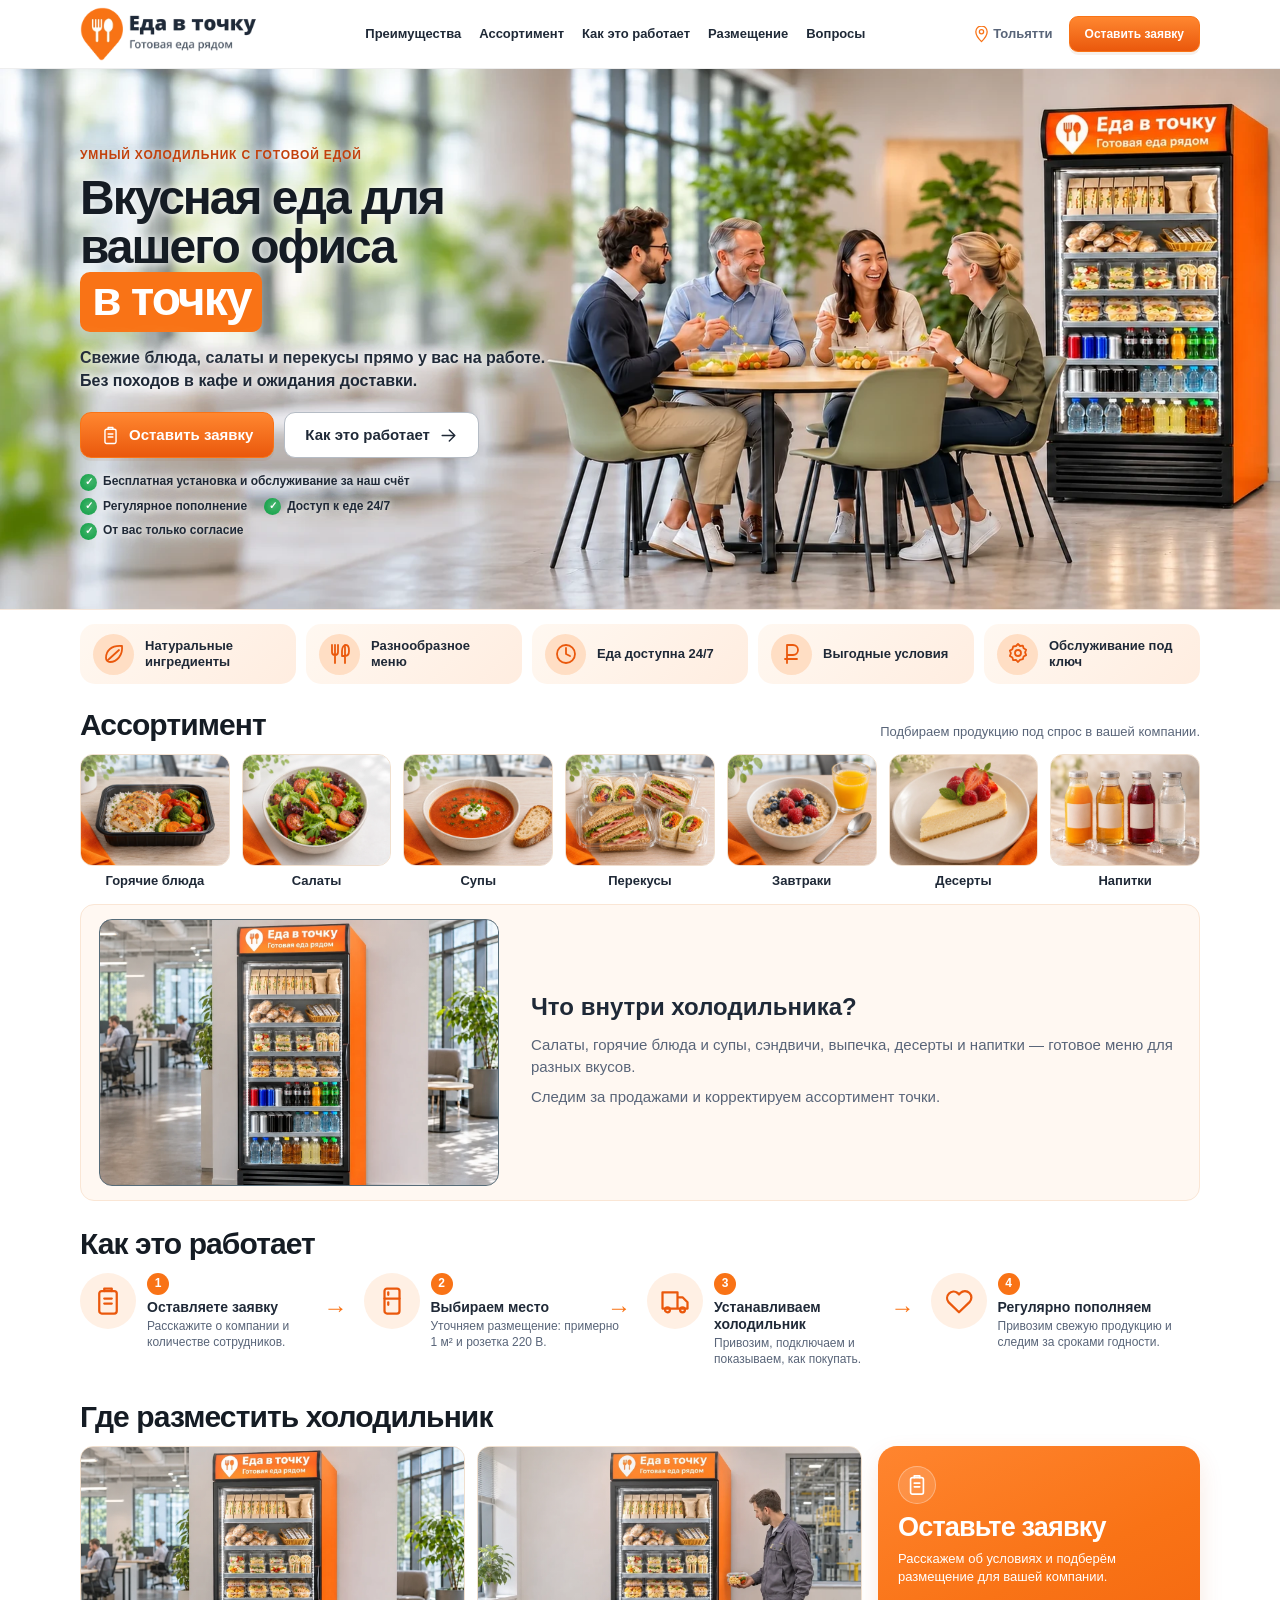
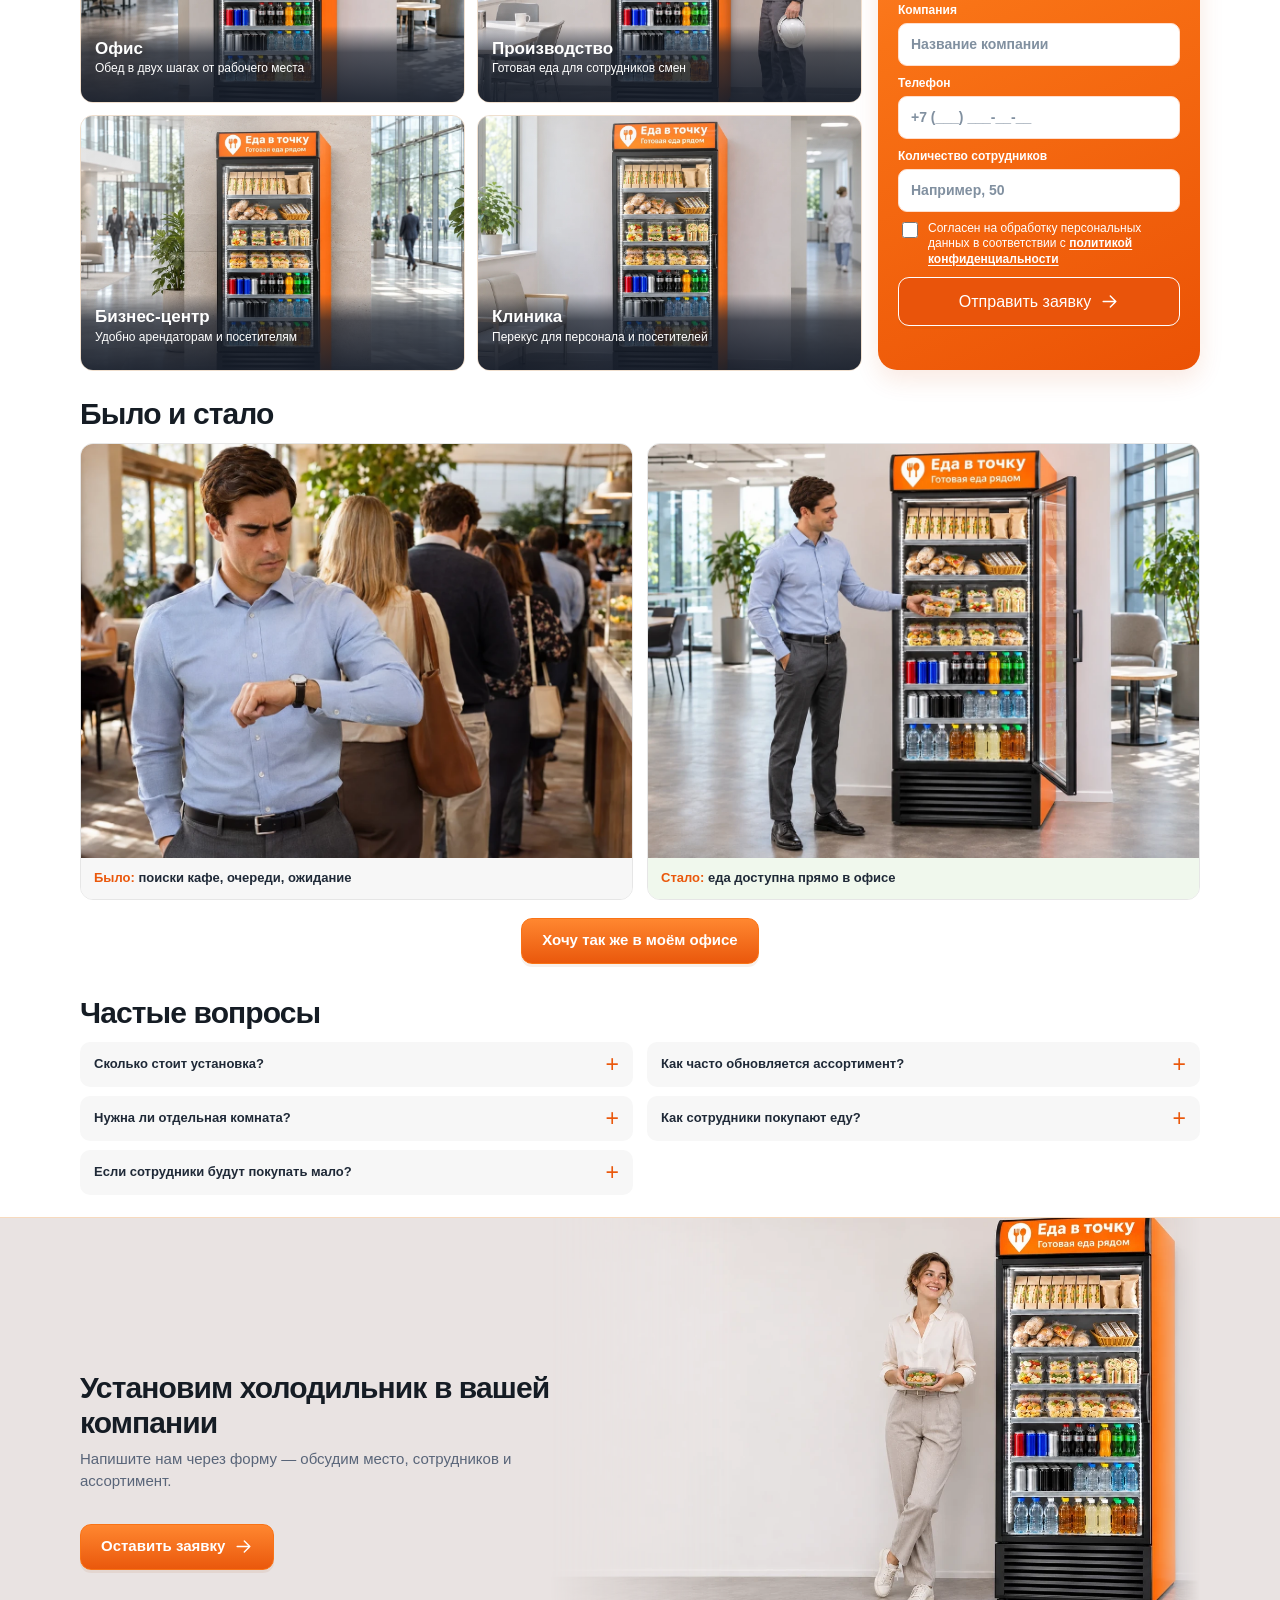
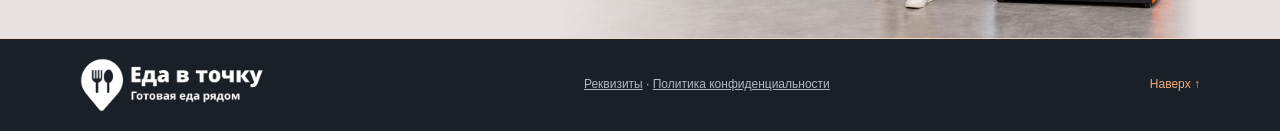
<file: index.html>
<!doctype html>
<html lang="ru">
<head>
  <meta charset="utf-8">
  <meta name="viewport" content="width=device-width, initial-scale=1">
  <meta name="theme-color" content="#f97316">
  <meta name="robots" content="noindex">
  <meta name="yandex-verification" content="ff9fbe29c57d1d74">
  <meta name="description" content="Готовая еда прямо в офисе: установим умный холодильник в Тольятти, будем пополнять ассортимент и обслуживать его.">
  <title>Еда в точку — готовая еда в вашем офисе</title>
  <link rel="canonical" href="https://eda-v-tochku.ru/">
  <meta property="og:type" content="website">
  <meta property="og:locale" content="ru_RU">
  <meta property="og:site_name" content="Еда в точку">
  <meta property="og:title" content="Еда в точку — готовая еда в вашем офисе">
  <meta property="og:description" content="Умный холодильник с готовой едой: бесплатная установка, регулярное пополнение, обслуживание под ключ. Тольятти.">
  <meta property="og:url" content="https://eda-v-tochku.ru/">
  <meta property="og:image" content="https://eda-v-tochku.ru/images/og.jpg">
  <meta property="og:image:width" content="1200">
  <meta property="og:image:height" content="630">
  <meta name="twitter:card" content="summary_large_image">
  <script type="application/ld+json">{"@context":"https://schema.org","@type":"Organization","name":"Еда в точку","url":"https://eda-v-tochku.ru/","logo":"https://eda-v-tochku.ru/favicon.png","description":"Умные холодильники с готовой едой для офисов: установка, пополнение и обслуживание.","areaServed":{"@type":"City","name":"Тольятти"}}</script>
  <link rel="icon" type="image/png" href="favicon.png">
  <link rel="stylesheet" href="landing.css">
  <!-- Yandex.Metrika counter -->
  <script type="text/javascript">
    (function(m,e,t,r,i,k,a){
        m[i]=m[i]||function(){(m[i].a=m[i].a||[]).push(arguments)};
        m[i].l=1*new Date();
        for (var j = 0; j < document.scripts.length; j++) {if (document.scripts[j].src === r) { return; }}
        k=e.createElement(t),a=e.getElementsByTagName(t)[0],k.async=1,k.src=r,a.parentNode.insertBefore(k,a)
    })(window, document,'script','https://mc.yandex.ru/metrika/tag.js?id=114285895', 'ym');

    ym(114285895, 'init', {ssr:true, webvisor:true, clickmap:true, ecommerce:"dataLayer", referrer: document.referrer, url: location.href, accurateTrackBounce:true, trackLinks:true});
  </script>
  <noscript><div><img src="https://mc.yandex.ru/watch/114285895" style="position:absolute; left:-9999px;" alt=""></div></noscript>
  <!-- /Yandex.Metrika counter -->
</head>
<body class="lp" id="top">
  <a class="lp-skip" href="#content">К содержимому</a>
  <header class="lp-header">
    <div class="lp-wrap lp-header-bar">
      <a class="lp-logo" href="#top" aria-label="Еда в точку — наверх"><img src="images/logo.webp" width="480" height="146" alt="Еда в точку — готовая еда рядом"></a>
      <nav class="lp-nav" aria-label="Навигация"><a href="#benefits">Преимущества</a><a href="#inside">Ассортимент</a><a href="#how">Как это работает</a><a href="#placement">Размещение</a><a href="#faq">Вопросы</a></nav>
      <div class="lp-header-right"><span class="lp-city"><svg aria-hidden="true" class="" xmlns="http://www.w3.org/2000/svg" viewBox="0 0 24 24" fill="none" stroke="currentColor" stroke-width="1.8" stroke-linecap="round" stroke-linejoin="round"><path d="M12 22s8-8 8-14a8 8 0 0 0-16 0c0 6 8 14 8 14Z"/><circle cx="12" cy="8" r="3"/></svg> Тольятти</span><a class="lp-btn lp-btn-small" href="#lead">Оставить заявку</a></div>
    </div>
  </header>
  <main id="content">
    <section class="lp-hero lp-slider" aria-roledescription="carousel" aria-label="Главный баннер">
      <div class="lp-slides">
      <div class="lp-slide is-active" role="group" aria-roledescription="slide" aria-label="Слайд 1">
      <img class="lp-slide-img" src="images/hero.webp" srcset="images/hero-960.webp 960w, images/hero.webp 1920w" sizes="100vw" width="1920" height="816" alt="Коллеги обедают в светлом офисе рядом с умным холодильником с готовой едой" fetchpriority="high" decoding="async">
      <div class="lp-wrap lp-hero-grid">
        <div class="lp-hero-copy">
          <p class="lp-eyebrow">Умный холодильник с готовой едой</p>
          <h1>Вкусная еда для вашего офиса <span class="lp-highlight">в точку</span></h1>
          <p class="lp-lead">Свежие блюда, салаты и перекусы прямо у вас на работе.<br> Без походов в кафе и ожидания доставки.</p>
          <div class="lp-actions"><a class="lp-btn" href="#lead"><svg aria-hidden="true" class="" xmlns="http://www.w3.org/2000/svg" viewBox="0 0 24 24" fill="none" stroke="currentColor" stroke-width="1.8" stroke-linecap="round" stroke-linejoin="round"><rect x="5" y="4" width="14" height="18" rx="2"/><path d="M9 4V2h6v2M9 10h6m-6 4h6"/></svg> Оставить заявку</a><a class="lp-btn lp-btn-ghost" href="#how">Как это работает <svg aria-hidden="true" class="" xmlns="http://www.w3.org/2000/svg" viewBox="0 0 24 24" fill="none" stroke="currentColor" stroke-width="1.8" stroke-linecap="round" stroke-linejoin="round"><path d="M4 12h16m-7-7 7 7-7 7"/></svg></a></div>
          <ul class="lp-ticks"><li class="lp-tick-wide">Бесплатная установка и обслуживание за наш счёт</li><li>Регулярное пополнение</li><li>Доступ к еде 24/7</li><li class="lp-tick-wide">От вас только согласие</li></ul>
        </div>
      </div>
      </div>
      </div>
      <button class="lp-arrow lp-arrow-prev" type="button" aria-label="Предыдущий слайд"><svg aria-hidden="true" viewBox="0 0 24 24" fill="none" stroke="currentColor" stroke-width="2" stroke-linecap="round" stroke-linejoin="round"><path d="m15 5-7 7 7 7"/></svg></button>
      <button class="lp-arrow lp-arrow-next" type="button" aria-label="Следующий слайд"><svg aria-hidden="true" viewBox="0 0 24 24" fill="none" stroke="currentColor" stroke-width="2" stroke-linecap="round" stroke-linejoin="round"><path d="m9 5 7 7-7 7"/></svg></button>
      <div class="lp-dots" role="tablist" aria-label="Выбор слайда"></div>
    </section>
    <section class="lp-perks-section" id="benefits" aria-label="Преимущества"><div class="lp-wrap lp-perks"><div class="lp-perk"><span class="lp-perk-icon"><svg aria-hidden="true" class="" xmlns="http://www.w3.org/2000/svg" viewBox="0 0 24 24" fill="none" stroke="currentColor" stroke-width="1.8" stroke-linecap="round" stroke-linejoin="round"><path d="M20 4C9 3 4 9 4 16a4 4 0 0 0 4 4c7 0 13-7 12-16ZM6 18l11-10"/></svg></span><span>Натуральные ингредиенты</span></div>
<div class="lp-perk"><span class="lp-perk-icon"><svg aria-hidden="true" class="" xmlns="http://www.w3.org/2000/svg" viewBox="0 0 24 24" fill="none" stroke="currentColor" stroke-width="1.8" stroke-linecap="round" stroke-linejoin="round"><path d="M4 3v7a3 3 0 0 0 6 0V3M7 3v18M17 3v18M14 9c0-4 2-6 4-6s3 2 3 6-2 5-4 5h-3Z"/></svg></span><span>Разнообразное меню</span></div>
<div class="lp-perk"><span class="lp-perk-icon"><svg aria-hidden="true" class="" xmlns="http://www.w3.org/2000/svg" viewBox="0 0 24 24" fill="none" stroke="currentColor" stroke-width="1.8" stroke-linecap="round" stroke-linejoin="round"><circle cx="12" cy="12" r="9"/><path d="M12 6v6l4 2"/></svg></span><span>Еда доступна 24/7</span></div>
<div class="lp-perk"><span class="lp-perk-icon"><svg aria-hidden="true" class="" xmlns="http://www.w3.org/2000/svg" viewBox="0 0 24 24" fill="none" stroke="currentColor" stroke-width="1.8" stroke-linecap="round" stroke-linejoin="round"><path d="M7 17V3h6a5 5 0 0 1 0 10H7m-2 4h12M7 21v-8"/></svg></span><span>Выгодные условия</span></div>
<div class="lp-perk"><span class="lp-perk-icon"><svg aria-hidden="true" class="" xmlns="http://www.w3.org/2000/svg" viewBox="0 0 24 24" fill="none" stroke="currentColor" stroke-width="1.8" stroke-linecap="round" stroke-linejoin="round"><path d="M12 2 14 4l2.8-.4.8 2.7 2.5 1.4-1 2.7 1 2.7-2.5 1.4-.8 2.7L14 17.8 12 20l-2-2.2-2.8.4-.8-2.7L3.9 14l1-2.7-1-2.7 2.5-1.4.8-2.7L10 4Z"/><circle cx="12" cy="11" r="3"/></svg></span><span>Обслуживание под ключ</span></div></div></section>
    <section class="lp-section lp-food-section" id="inside">
      <div class="lp-wrap"><div class="lp-section-head"><h2>Ассортимент</h2><p>Подбираем продукцию под спрос в вашей компании.</p></div><div class="lp-food-grid"><article class="lp-food-tile"><div class="lp-photo-slot lp-food-photo"><img src="images/food-hot.webp" width="800" height="600" alt="Горячий обед: запечённая курица с рисом и овощами" loading="lazy" decoding="async"></div><h3>Горячие блюда</h3></article>
<article class="lp-food-tile"><div class="lp-photo-slot lp-food-photo"><img src="images/food-salads.webp" width="800" height="600" alt="Свежий салат с овощами и зеленью в миске" loading="lazy" decoding="async"></div><h3>Салаты</h3></article>
<article class="lp-food-tile"><div class="lp-photo-slot lp-food-photo"><img src="images/food-soups.webp" width="800" height="600" alt="Томатный суп со сметаной и зеленью, рядом ломтик хлеба" loading="lazy" decoding="async"></div><h3>Супы</h3></article>
<article class="lp-food-tile"><div class="lp-photo-slot lp-food-photo"><img src="images/food-snacks.webp" width="800" height="600" alt="Сэндвичи и роллы в прозрачных контейнерах" loading="lazy" decoding="async"></div><h3>Перекусы</h3></article>
<article class="lp-food-tile"><div class="lp-photo-slot lp-food-photo"><img src="images/food-breakfast.webp" width="800" height="600" alt="Овсяная каша с ягодами и стакан апельсинового сока" loading="lazy" decoding="async"></div><h3>Завтраки</h3></article>
<article class="lp-food-tile"><div class="lp-photo-slot lp-food-photo"><img src="images/food-desserts.webp" width="800" height="600" alt="Чизкейк с малиной, клубникой и мятой на тарелке" loading="lazy" decoding="async"></div><h3>Десерты</h3></article>
<article class="lp-food-tile"><div class="lp-photo-slot lp-food-photo"><img src="images/food-drinks.webp" width="800" height="600" alt="Стеклянные бутылки с соками и водой со льдом" loading="lazy" decoding="async"></div><h3>Напитки</h3></article></div>
        <div class="lp-fridge-feature">
          <div class="lp-photo-slot lp-fridge-slot"><img src="images/place-office.webp" width="1200" height="900" alt="Холодильник «Еда в точку» с сэндвичами, салатами, горячими обедами и напитками в светлом офисе" loading="lazy" decoding="async"></div>
          <div><h3>Что внутри холодильника?</h3><p>Салаты, горячие блюда и супы, сэндвичи, выпечка, десерты и напитки — готовое меню для разных вкусов.</p><p>Следим за продажами и корректируем ассортимент точки.</p></div>
        </div>
      </div>
    </section>
    <section class="lp-section lp-how-section" id="how">
      <div class="lp-wrap"><h2>Как это работает</h2><ol class="lp-steps"><li class="lp-step"><span class="lp-step-icon"><svg aria-hidden="true" class="" xmlns="http://www.w3.org/2000/svg" viewBox="0 0 24 24" fill="none" stroke="currentColor" stroke-width="1.8" stroke-linecap="round" stroke-linejoin="round"><rect x="5" y="4" width="14" height="18" rx="2"/><path d="M9 4V2h6v2M9 10h6m-6 4h6"/></svg></span><div class="lp-step-text"><span class="lp-step-number">1</span><h3>Оставляете заявку</h3><p>Расскажите о компании и количестве сотрудников.</p></div></li>
<li class="lp-step"><span class="lp-step-icon"><svg aria-hidden="true" class="" xmlns="http://www.w3.org/2000/svg" viewBox="0 0 24 24" fill="none" stroke="currentColor" stroke-width="1.8" stroke-linecap="round" stroke-linejoin="round"><rect x="6" y="2" width="12" height="20" rx="2"/><path d="M6 10h12M9 5v2m0 6v2"/></svg></span><div class="lp-step-text"><span class="lp-step-number">2</span><h3>Выбираем место</h3><p>Уточняем размещение: примерно 1 м² и розетка 220 В.</p></div></li>
<li class="lp-step"><span class="lp-step-icon"><svg aria-hidden="true" class="" xmlns="http://www.w3.org/2000/svg" viewBox="0 0 24 24" fill="none" stroke="currentColor" stroke-width="1.8" stroke-linecap="round" stroke-linejoin="round"><path d="M2 5h12v13H2zM14 9h4l4 4v5h-8"/><circle cx="6" cy="19" r="2"/><circle cx="18" cy="19" r="2"/></svg></span><div class="lp-step-text"><span class="lp-step-number">3</span><h3>Устанавливаем холодильник</h3><p>Привозим, подключаем и показываем, как покупать.</p></div></li>
<li class="lp-step"><span class="lp-step-icon"><svg aria-hidden="true" class="" xmlns="http://www.w3.org/2000/svg" viewBox="0 0 24 24" fill="none" stroke="currentColor" stroke-width="1.8" stroke-linecap="round" stroke-linejoin="round"><path d="M20.4 5.6a5.2 5.2 0 0 0-7.3 0L12 6.7l-1.1-1.1a5.2 5.2 0 0 0-7.3 7.3L12 21l8.4-8.1a5.2 5.2 0 0 0 0-7.3Z"/></svg></span><div class="lp-step-text"><span class="lp-step-number">4</span><h3>Регулярно пополняем</h3><p>Привозим свежую продукцию и следим за сроками годности.</p></div></li></ol></div>
    </section>
    <section class="lp-section lp-placement-section" id="placement">
      <div class="lp-wrap">
        <h2>Где разместить холодильник</h2>
        <div class="lp-placement-grid">
          <div class="lp-places"><article class="lp-place"><div class="lp-photo-slot lp-place-photo"><img src="images/place-office.webp" width="1200" height="900" alt="Холодильник «Еда в точку» в светлом офисе open-space" loading="lazy" decoding="async"><div class="lp-place-caption"><h3>Офис</h3><p>Обед в двух шагах от рабочего места</p></div></div></article>
<article class="lp-place"><div class="lp-photo-slot lp-place-photo"><img src="images/place-production.webp" width="1200" height="900" alt="Холодильник «Еда в точку» в комнате отдыха на производстве, сотрудник в спецодежде берёт обед" loading="lazy" decoding="async"><div class="lp-place-caption"><h3>Производство</h3><p>Готовая еда для сотрудников смен</p></div></div></article>
<article class="lp-place"><div class="lp-photo-slot lp-place-photo"><img src="images/place-business-center.webp" width="1200" height="900" alt="Холодильник «Еда в точку» в холле бизнес-центра" loading="lazy" decoding="async"><div class="lp-place-caption"><h3>Бизнес-центр</h3><p>Удобно арендаторам и посетителям</p></div></div></article>
<article class="lp-place"><div class="lp-photo-slot lp-place-photo"><img src="images/place-clinic.webp" width="1200" height="900" alt="Холодильник «Еда в точку» в коридоре медицинского учреждения" loading="lazy" decoding="async"><div class="lp-place-caption"><h3>Клиника</h3><p>Перекус для персонала и посетителей</p></div></div></article></div>
          <aside class="lp-lead-panel" id="lead">
            <div class="lp-lead-panel-head"><span class="lp-lead-icon"><svg aria-hidden="true" class="" xmlns="http://www.w3.org/2000/svg" viewBox="0 0 24 24" fill="none" stroke="currentColor" stroke-width="1.8" stroke-linecap="round" stroke-linejoin="round"><rect x="5" y="4" width="14" height="18" rx="2"/><path d="M9 4V2h6v2M9 10h6m-6 4h6"/></svg></span><h2>Оставьте заявку</h2><p>Расскажем об условиях и подберём размещение для вашей компании.</p></div>
            <form class="lp-form" id="lead-form" action="submit.php" method="post" novalidate>
              <label>Компания<input name="company" type="text" autocomplete="organization" maxlength="150" placeholder="Название компании" required></label>
              <label>Телефон<input name="phone" type="tel" autocomplete="tel" inputmode="tel" maxlength="30" placeholder="+7 (___) ___-__-__" required></label>
              <label>Количество сотрудников<input name="employees" type="number" min="1" max="99999" inputmode="numeric" placeholder="Например, 50"></label>
              <div class="lp-hp" aria-hidden="true"><label>Сайт<input type="text" name="website" autocomplete="off" tabindex="-1"></label></div>
              <label class="lp-check"><input name="consent" type="checkbox" value="1" required><span>Согласен на обработку персональных данных в соответствии с <a href="privacy.html" target="_blank" rel="noopener">политикой конфиденциальности</a></span></label>
              <button type="submit" class="lp-btn lp-form-btn">Отправить заявку <svg aria-hidden="true" class="" xmlns="http://www.w3.org/2000/svg" viewBox="0 0 24 24" fill="none" stroke="currentColor" stroke-width="1.8" stroke-linecap="round" stroke-linejoin="round"><path d="M4 12h16m-7-7 7 7-7 7"/></svg></button>
              <p class="lp-form-note" id="lead-status" aria-live="polite" role="status"></p>
            </form>
          </aside>
        </div>
      </div>
    </section>
    <section class="lp-section lp-compare-section" id="comparison">
      <div class="lp-wrap"><h2>Было и стало</h2><div class="lp-compare-grid">
        <figure class="lp-compare-card"><div class="lp-compare-photo"><img src="images/before.webp" width="1200" height="900" loading="lazy" alt="Сотрудник смотрит на часы в очереди за обедом в кафе"></div><figcaption><strong>Было:</strong> поиски кафе, очереди, ожидание</figcaption></figure>
        <figure class="lp-compare-card"><div class="lp-compare-photo"><img src="images/after.webp" width="1200" height="900" loading="lazy" alt="Тот же сотрудник берёт обед из холодильника «Еда в точку» в офисе"></div><figcaption><strong>Стало:</strong> еда доступна прямо в офисе</figcaption></figure>
      </div><p class="lp-compare-cta"><a class="lp-btn" href="#lead">Хочу так же в моём офисе</a></p></div>
    </section>
    <section class="lp-section lp-faq-section" id="faq"><div class="lp-wrap"><h2>Частые вопросы</h2><div class="lp-faq"><details class="lp-faq-item"><summary>Сколько стоит установка?<span class="lp-faq-mark" aria-hidden="true">+</span></summary><p>Устанавливаем холодильник за наш счёт. Детальные условия размещения обсуждаем индивидуально.</p></details>
<details class="lp-faq-item"><summary>Как часто обновляется ассортимент?<span class="lp-faq-mark" aria-hidden="true">+</span></summary><p>Привозим свежую продукцию по графику, следим за сроками годности и анализируем покупки, чтобы корректировать ассортимент.</p></details>
<details class="lp-faq-item"><summary>Нужна ли отдельная комната?<span class="lp-faq-mark" aria-hidden="true">+</span></summary><p>Нет. Достаточно места примерно 1 × 1 метр и розетки 220 В. Доступ курьера и остальные условия согласуем перед установкой.</p></details>
<details class="lp-faq-item"><summary>Как сотрудники покупают еду?<span class="lp-faq-mark" aria-hidden="true">+</span></summary><p>Выбирают продукт у холодильника и оплачивают покупку через приложение по QR-коду.</p></details>
<details class="lp-faq-item"><summary>Если сотрудники будут покупать мало?<span class="lp-faq-mark" aria-hidden="true">+</span></summary><p>Обсудим прогнозируемую посещаемость и условия размещения до установки холодильника. Обязательный минимальный оборот здесь не заявляем.</p></details></div></div></section>
    <section class="lp-bottom-cta"><div class="lp-wrap lp-bottom-inner"><img class="lp-bottom-photo" src="images/lead-relax.webp" width="1200" height="800" loading="lazy" alt="Сотрудница с готовым обедом стоит рядом с холодильником «Еда в точку»"><div><h2>Установим холодильник в вашей компании</h2><p>Напишите нам через форму — обсудим место, сотрудников и ассортимент.</p></div><a class="lp-btn" href="#lead">Оставить заявку <svg aria-hidden="true" class="" xmlns="http://www.w3.org/2000/svg" viewBox="0 0 24 24" fill="none" stroke="currentColor" stroke-width="1.8" stroke-linecap="round" stroke-linejoin="round"><path d="M4 12h16m-7-7 7 7-7 7"/></svg></a></div></section>
  </main>
  <footer class="lp-footer"><div class="lp-wrap lp-footer-row"><a class="lp-logo lp-logo-footer" href="#top"><img src="images/logo-white.webp" width="480" height="141" alt="Еда в точку — готовая еда рядом"></a><div class="lp-footer-req"><a href="requisites.html">Реквизиты</a> · <a href="privacy.html">Политика конфиденциальности</a></div><a href="#top" class="lp-footer-top">Наверх ↑</a></div></footer>
  <a class="lp-sticky-cta" id="sticky-cta" href="#lead">Оставить заявку</a>
  <script>
(function () {
  var slider = document.querySelector('.lp-slider');
  if (!slider) return;
  var slides = slider.querySelectorAll('.lp-slide');
  var dots = slider.querySelector('.lp-dots');
  if (slides.length < 2) slider.classList.add('is-single');
  var current = 0;
  function show(i) {
    current = (i + slides.length) % slides.length;
    slides.forEach(function (el, n) {
      el.classList.toggle('is-active', n === current);
      el.setAttribute('aria-hidden', n === current ? 'false' : 'true');
    });
    dots.querySelectorAll('button').forEach(function (b, n) {
      b.setAttribute('aria-selected', n === current ? 'true' : 'false');
    });
  }
  slides.forEach(function (el, n) {
    var b = document.createElement('button');
    b.type = 'button';
    b.setAttribute('role', 'tab');
    b.setAttribute('aria-label', 'Слайд ' + (n + 1));
    b.addEventListener('click', function () { show(n); });
    dots.appendChild(b);
  });
  slider.querySelector('.lp-arrow-prev').addEventListener('click', function () { show(current - 1); });
  slider.querySelector('.lp-arrow-next').addEventListener('click', function () { show(current + 1); });
  show(0);
})();
</script>
  <script>
  (function () {
    var form = document.getElementById('lead-form');
    var status = document.getElementById('lead-status');
    var button = form.querySelector('button');
    form.addEventListener('submit', function (event) {
      event.preventDefault();
      var company = form.elements.company.value.trim();
      var phone = form.elements.phone.value.replace(/\D/g, '');
      function say(text, kind) {
        status.textContent = text;
        status.className = 'lp-form-note' + (kind ? ' is-' + kind : '');
      }
      if (!company) { say('Укажите название компании.', 'error'); form.elements.company.focus(); return; }
      if (phone.length < 10) { say('Укажите телефон полностью, с кодом города.', 'error'); form.elements.phone.focus(); return; }
      if (!form.elements.consent.checked) { say('Подтвердите согласие на обработку данных.', 'error'); form.elements.consent.focus(); return; }
      button.disabled = true;
      say('Отправляем...', '');
      fetch(form.action, {method: 'POST', body: new FormData(form)})
        .then(function (response) { return response.json().catch(function () { return {}; }).then(function (data) { return {ok:response.ok && data.ok, data:data}; }); })
        .then(function (result) {
          if (result.ok) {
            form.reset();
            say('Спасибо! Заявка отправлена. Свяжемся с вами в рабочее время.', 'ok');
            if (window.ym) { ym(114285895, 'reachGoal', 'lead_sent'); }
          } else {
            say(result.data && result.data.errors ? 'Проверьте поля формы.' : 'Не удалось отправить заявку. Попробуйте позже.', 'error');
          }
        })
        .catch(function () { say('Не удалось отправить заявку. Попробуйте позже.', 'error'); })
        .then(function () { button.disabled = false; });
    });
  })();
  </script>
<script>
(function () {
  var bar = document.getElementById('sticky-cta');
  if (!bar || !('IntersectionObserver' in window)) return;
  var targets = document.querySelectorAll('.lp-hero, #lead, .lp-bottom-cta');
  var visible = new Set();
  var io = new IntersectionObserver(function (entries) {
    entries.forEach(function (e) { e.isIntersecting ? visible.add(e.target) : visible.delete(e.target); });
    bar.classList.toggle('is-shown', visible.size === 0);
  });
  targets.forEach(function (t) { io.observe(t); });
})();
</script>
</body>
</html>
</file>
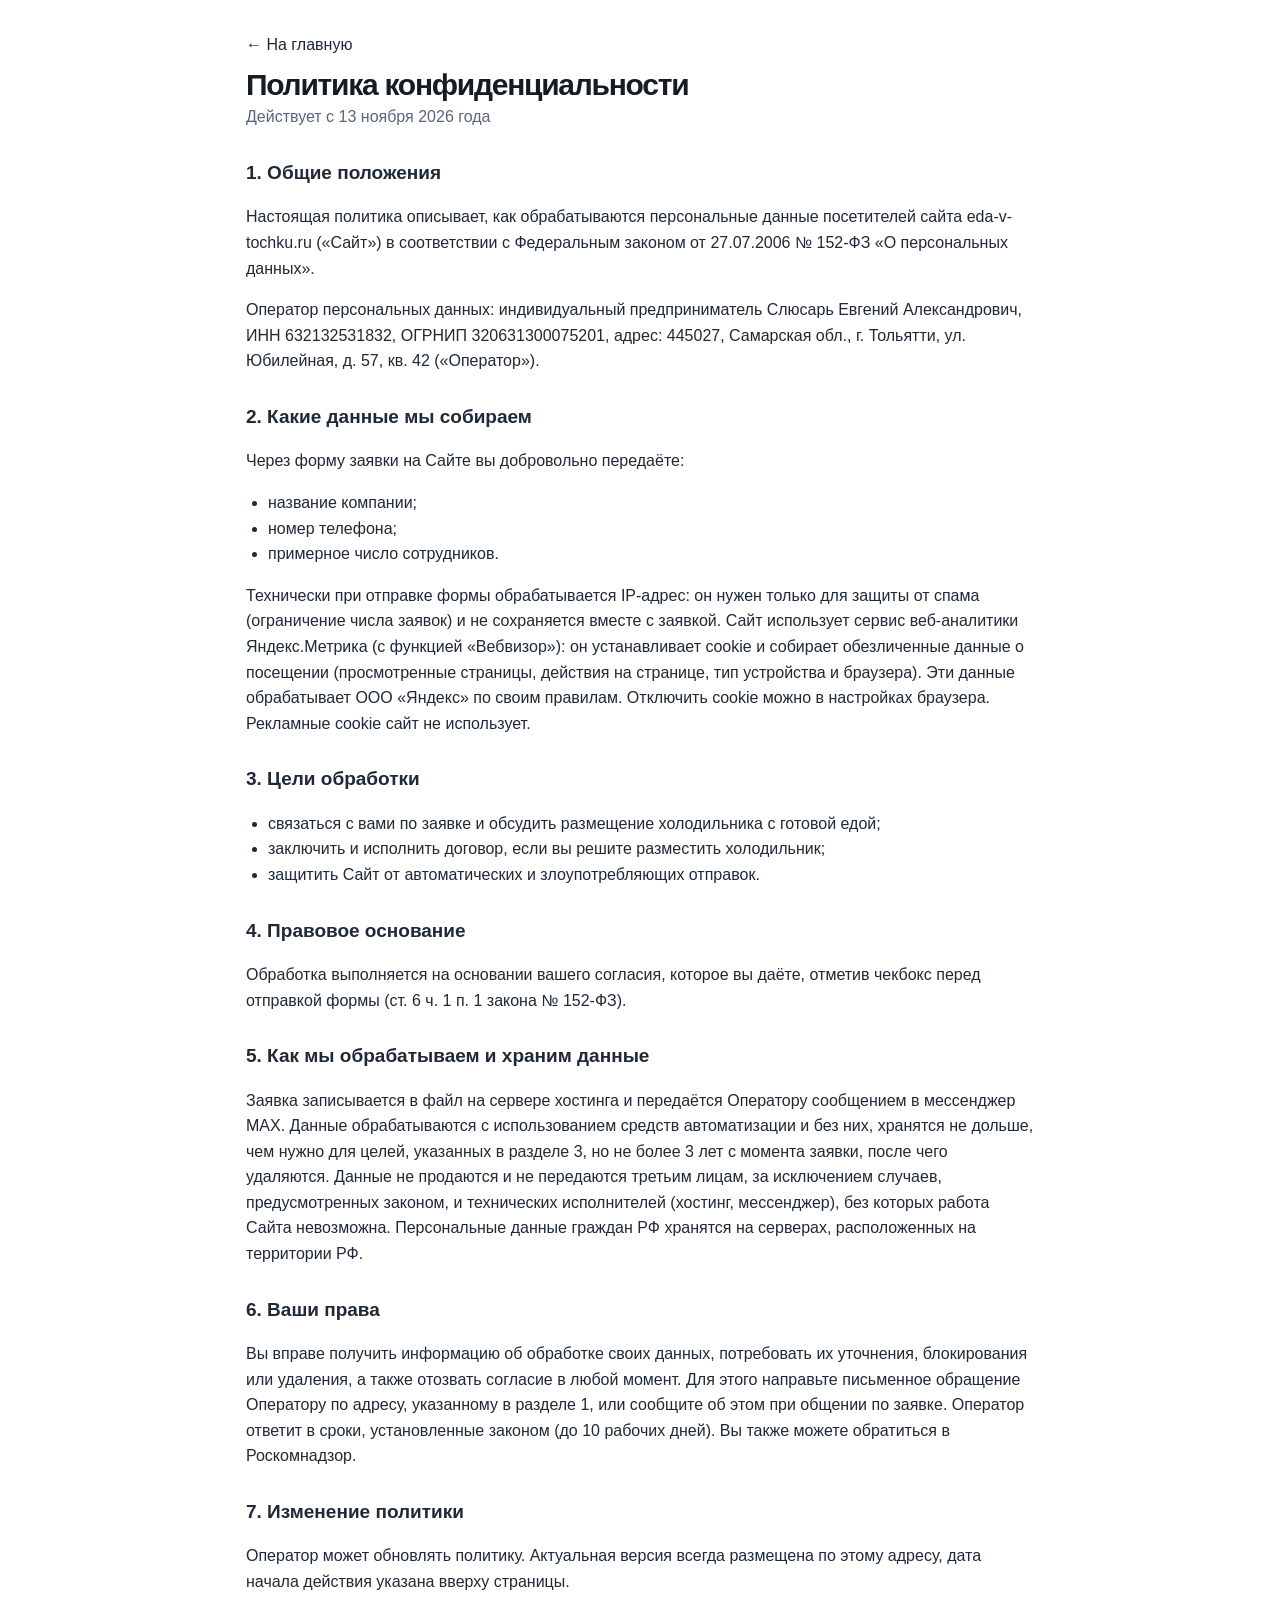
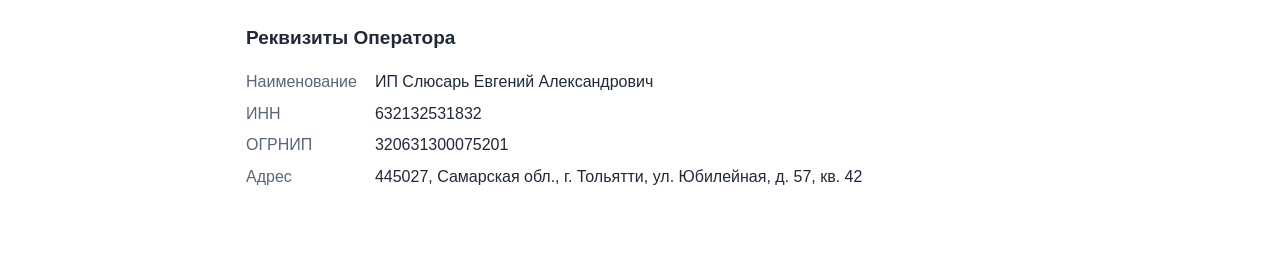
<file: privacy.html>
<!doctype html>
<html lang="ru">
<head>
  <meta charset="utf-8">
  <meta name="viewport" content="width=device-width, initial-scale=1">
  <meta name="robots" content="noindex">
  <title>Политика конфиденциальности — Еда в точку</title>
  <link rel="icon" type="image/png" href="favicon.png">
  <link rel="stylesheet" href="landing.css">
</head>
<body class="lp lp-legal">
  <main class="lp-wrap lp-legal-page">
    <a class="lp-legal-back" href="./">← На главную</a>
    <h1>Политика конфиденциальности</h1>
    <p class="lp-legal-date">Действует с 13 ноября 2026 года</p>

    <h2>1. Общие положения</h2>
    <p>Настоящая политика описывает, как обрабатываются персональные данные посетителей сайта eda-v-tochku.ru («Сайт») в соответствии с Федеральным законом от 27.07.2006 № 152-ФЗ «О персональных данных».</p>
    <p>Оператор персональных данных: индивидуальный предприниматель Слюсарь Евгений Александрович, ИНН 632132531832, ОГРНИП 320631300075201, адрес: 445027, Самарская обл., г. Тольятти, ул. Юбилейная, д. 57, кв. 42 («Оператор»).</p>

    <h2>2. Какие данные мы собираем</h2>
    <p>Через форму заявки на Сайте вы добровольно передаёте:</p>
    <ul>
      <li>название компании;</li>
      <li>номер телефона;</li>
      <li>примерное число сотрудников.</li>
    </ul>
    <p>Технически при отправке формы обрабатывается IP-адрес: он нужен только для защиты от спама (ограничение числа заявок) и не сохраняется вместе с заявкой. Сайт использует сервис веб-аналитики Яндекс.Метрика (с функцией «Вебвизор»): он устанавливает cookie и собирает обезличенные данные о посещении (просмотренные страницы, действия на странице, тип устройства и браузера). Эти данные обрабатывает ООО «Яндекс» по своим правилам. Отключить cookie можно в настройках браузера. Рекламные cookie сайт не использует.</p>

    <h2>3. Цели обработки</h2>
    <ul>
      <li>связаться с вами по заявке и обсудить размещение холодильника с готовой едой;</li>
      <li>заключить и исполнить договор, если вы решите разместить холодильник;</li>
      <li>защитить Сайт от автоматических и злоупотребляющих отправок.</li>
    </ul>

    <h2>4. Правовое основание</h2>
    <p>Обработка выполняется на основании вашего согласия, которое вы даёте, отметив чекбокс перед отправкой формы (ст. 6 ч. 1 п. 1 закона № 152-ФЗ).</p>

    <h2>5. Как мы обрабатываем и храним данные</h2>
    <p>Заявка записывается в файл на сервере хостинга и передаётся Оператору сообщением в мессенджер MAX. Данные обрабатываются с использованием средств автоматизации и без них, хранятся не дольше, чем нужно для целей, указанных в разделе 3, но не более 3 лет с момента заявки, после чего удаляются. Данные не продаются и не передаются третьим лицам, за исключением случаев, предусмотренных законом, и технических исполнителей (хостинг, мессенджер), без которых работа Сайта невозможна. Персональные данные граждан РФ хранятся на серверах, расположенных на территории РФ.</p>

    <h2>6. Ваши права</h2>
    <p>Вы вправе получить информацию об обработке своих данных, потребовать их уточнения, блокирования или удаления, а также отозвать согласие в любой момент. Для этого направьте письменное обращение Оператору по адресу, указанному в разделе 1, или сообщите об этом при общении по заявке. Оператор ответит в сроки, установленные законом (до 10 рабочих дней). Вы также можете обратиться в Роскомнадзор.</p>

    <h2>7. Изменение политики</h2>
    <p>Оператор может обновлять политику. Актуальная версия всегда размещена по этому адресу, дата начала действия указана вверху страницы.</p>

    <h2>Реквизиты Оператора</h2>
    <dl class="lp-req">
      <dt>Наименование</dt><dd>ИП Слюсарь Евгений Александрович</dd>
      <dt>ИНН</dt><dd>632132531832</dd>
      <dt>ОГРНИП</dt><dd>320631300075201</dd>
      <dt>Адрес</dt><dd>445027, Самарская обл., г. Тольятти, ул. Юбилейная, д. 57, кв. 42</dd>
    </dl>
  </main>
</body>
</html>
</file>
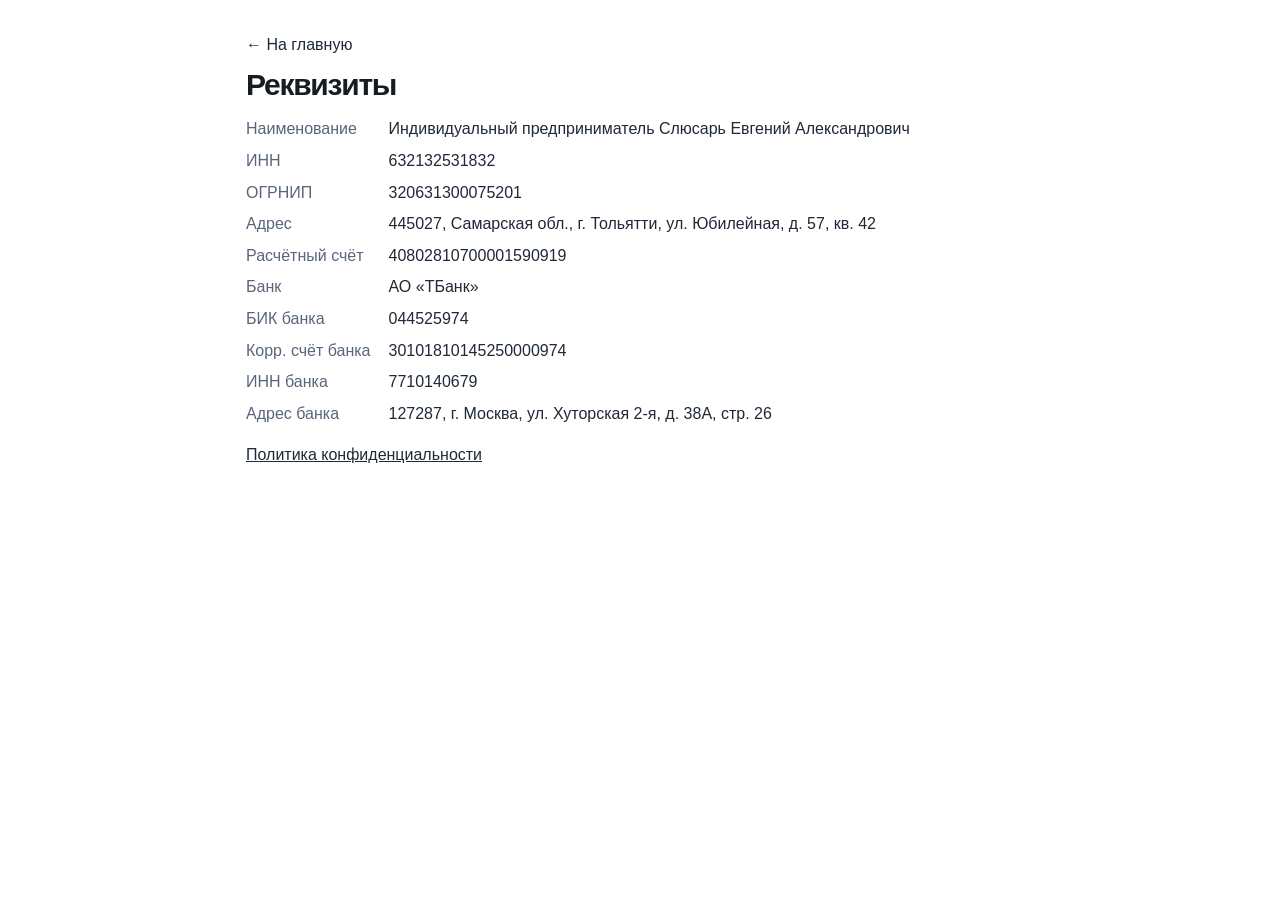
<file: requisites.html>
<!doctype html>
<html lang="ru">
<head>
  <meta charset="utf-8">
  <meta name="viewport" content="width=device-width, initial-scale=1">
  <meta name="robots" content="noindex">
  <title>Реквизиты — Еда в точку</title>
  <link rel="icon" type="image/png" href="favicon.png">
  <link rel="stylesheet" href="landing.css">
</head>
<body class="lp lp-legal">
  <main class="lp-wrap lp-legal-page">
    <a class="lp-legal-back" href="./">← На главную</a>
    <h1>Реквизиты</h1>
    <dl class="lp-req">
      <dt>Наименование</dt><dd>Индивидуальный предприниматель Слюсарь Евгений Александрович</dd>
      <dt>ИНН</dt><dd>632132531832</dd>
      <dt>ОГРНИП</dt><dd>320631300075201</dd>
      <dt>Адрес</dt><dd>445027, Самарская обл., г. Тольятти, ул. Юбилейная, д. 57, кв. 42</dd>
      <dt>Расчётный счёт</dt><dd>40802810700001590919</dd>
      <dt>Банк</dt><dd>АО «ТБанк»</dd>
      <dt>БИК банка</dt><dd>044525974</dd>
      <dt>Корр. счёт банка</dt><dd>30101810145250000974</dd>
      <dt>ИНН банка</dt><dd>7710140679</dd>
      <dt>Адрес банка</dt><dd>127287, г. Москва, ул. Хуторская 2-я, д. 38А, стр. 26</dd>
    </dl>
    <p><a href="privacy.html">Политика конфиденциальности</a></p>
  </main>
</body>
</html>
</file>
<file: landing.css>
/* «Еда в точку» — style v4. One-page responsive orange / white landing. */
:root {
  --lp-orange: #f97316;
  --lp-orange-dark: #ea580c;
  --lp-orange-soft: #fff1e6;
  --lp-ink: #1f2937;
  --lp-ink-deep: #151c24;
  --lp-muted: #596579;
  --lp-line: #e6e6e6;
  --lp-light: #fffaf6;
  --lp-white: #fff;
  --lp-green: #16a34a;
  --lp-radius: 17px;
}
*, *::before, *::after { box-sizing:border-box; }
html { scroll-behavior:smooth; scroll-padding-top:75px; }
body.lp { margin:0; background:var(--lp-white); color:var(--lp-ink); font:400 16px/1.46 -apple-system,BlinkMacSystemFont,"Segoe UI",Roboto,Arial,sans-serif; }
.lp img,.lp svg { display:block; }
.lp svg { width:22px; height:22px; }
.lp img { max-width:100%; }
.lp a { color:inherit; }
.lp button,.lp input { font:inherit; }
.lp-wrap { width:min(100% - 32px, 1120px); margin-inline:auto; }
.lp-skip { position:absolute; left:-9999px; top:10px; z-index:100; background:white; padding:10px; }
.lp-skip:focus { left:10px; }
:where(a,button,input,summary):focus-visible { outline:3px solid #fbbf24; outline-offset:3px; }
.lp-header { position:sticky; top:0; z-index:40; background:rgba(255,255,255,.97); border-bottom:1px solid #eee; backdrop-filter:blur(16px); }
.lp-header-bar { min-height:68px; display:flex; align-items:center; gap:20px; }
.lp-logo { display:inline-flex; align-items:center; gap:11px; flex:0 0 auto; color:var(--lp-ink-deep); text-decoration:none; font-weight:850; font-size:23px; line-height:1.0; letter-spacing:-.045em; }
.lp-logo small { display:block; margin-top:5px; color:var(--lp-muted); font-size:11px; letter-spacing:0; font-weight:600; }
.lp-logo-mark { width:39px; height:43px; flex:0 0 39px; display:grid; place-items:center; background:var(--lp-orange); color:#fff; border-radius:54% 54% 54% 7%; transform:rotate(-45deg); }
.lp-logo-mark svg { transform:rotate(45deg); width:23px; height:23px; }
.lp-nav { display:flex; align-items:center; flex-wrap:wrap; gap:18px; margin-left:auto; }
.lp-nav a { font-size:13px; text-decoration:none; font-weight:650; white-space:nowrap; transition:color .2s; }
.lp-nav a:hover { color:var(--lp-orange-dark); }
.lp-header-right { margin-left:auto; display:flex; align-items:center; gap:16px; }
.lp-city { color:var(--lp-muted); font-size:13px; display:inline-flex; align-items:center; gap:3px; white-space:nowrap; font-weight:650; }
.lp-city svg { color:var(--lp-orange); width:17px; height:17px; }
.lp-btn { border:1px solid var(--lp-orange); color:#fff!important; background:linear-gradient(180deg,#ff8730,var(--lp-orange-dark)); display:inline-flex; align-items:center; justify-content:center; gap:9px; text-decoration:none; border-radius:11px; padding:12px 20px; font-size:15px; font-weight:750; line-height:1.22; cursor:pointer; min-height:46px; box-shadow:0 3px 0 rgba(153,64,12,.08); transition:transform .16s,background .16s,box-shadow .16s; }
.lp-btn svg { width:19px; height:19px; }
.lp-btn:hover { background:linear-gradient(180deg,#f97316,#d84909); transform:translateY(-1px); box-shadow:0 7px 14px rgba(234,88,12,.14); }
.lp-btn-small { min-height:36px; padding:9px 15px; border-radius:9px; font-size:12px; white-space:nowrap; }
.lp-btn-ghost { background:#fff; color:var(--lp-ink)!important; border-color:#b5bcc5; box-shadow:none; }
.lp-btn-ghost:hover { color:var(--lp-orange-dark)!important; border-color:var(--lp-orange); background:#fff; }
.lp-hero { background:linear-gradient(110deg,#fff 5%,#fffaf5 47%,#fbe9dc 100%); border-bottom:1px solid #f7e8dc; }
.lp-hero-grid { min-height:382px; display:grid; grid-template-columns:minmax(0,.89fr) minmax(0,1.11fr); align-items:stretch; gap:12px; }
.lp-hero-copy { padding:44px 6px 35px 0; align-self:center; z-index:1; }
.lp-eyebrow { font-size:12px; font-weight:850; letter-spacing:.07em; text-transform:uppercase; margin:0 0 8px; color:var(--lp-orange-dark); }
h1,h2,h3,p { overflow-wrap:break-word; }
.lp h1 { font-size:clamp(32px,3.9vw,48px); line-height:1.03; max-width:555px; margin:0 0 14px; font-weight:850; letter-spacing:-.042em; color:var(--lp-ink-deep); }
.lp-highlight { display:inline-block; border-radius:10px; color:white; background:var(--lp-orange); padding:0 10px 4px; box-decoration-break:clone; }
.lp-lead { color:#384253; font-size:16px; line-height:1.45; max-width:470px; margin:0 0 20px; }
.lp-actions { display:flex; flex-wrap:wrap; gap:10px; margin-bottom:15px; }
.lp-ticks { display:flex; flex-wrap:wrap; gap:7px 17px; list-style:none; padding:0; margin:0; color:#3f4852; font-size:12px; font-weight:650; }
.lp-ticks li { display:flex; align-items:center; gap:6px; }
.lp-ticks li::before { content:"✓"; color:#fff; background:var(--lp-green); font-size:10px; display:grid; place-items:center; border-radius:50%; height:17px; width:17px; flex:0 0 17px; }
.lp-photo-flag { position:absolute; bottom:9px; right:9px; background:#fffde9; color:#986108; border:1px solid #f6d58d; border-radius:6px; padding:4px 7px; font-size:10px; }
.lp-perks-section { padding:14px 0 6px; }
.lp-perks { display:grid; grid-template-columns:repeat(5,minmax(0,1fr)); gap:10px; }
.lp-perk { display:flex; align-items:center; gap:11px; min-height:60px; border-radius:15px; background:linear-gradient(135deg,#fff8f1,#ffede0); padding:9px 13px; font-size:13px; font-weight:750; line-height:1.23; }
.lp-perk-icon { width:41px; height:41px; flex:0 0 41px; display:grid; place-items:center; color:var(--lp-orange-dark); border-radius:50%; background:#ffdec4; }
.lp-perk-icon svg { width:24px; height:24px; }
.lp-section { padding:17px 0; }
.lp-section h2,.lp-bottom-cta h2 { margin:0 0 12px; font-size:clamp(23px,2.6vw,30px); color:var(--lp-ink-deep); line-height:1.17; font-weight:850; letter-spacing:-.03em; }
.lp-section-head { display:flex; align-items:end; gap:16px; justify-content:space-between; }
.lp-section-head p { margin:0 0 12px; color:var(--lp-muted); font-size:13px; }
.lp-food-grid { display:grid; grid-template-columns:repeat(7,minmax(0,1fr)); gap:12px; }
.lp-food-tile { min-width:0; }
.lp-photo-slot { border-radius:13px; background:linear-gradient(145deg,#ffdbb7,#fff0e1 60%,#d3e1d7); position:relative; overflow:hidden; display:grid; place-items:center; border:1px solid #f0dfce; }
.lp-photo-slot::after { content:""; position:absolute; inset:0; pointer-events:none; background:linear-gradient(155deg,rgba(255,255,255,.32),transparent 50%); }
.lp-food-photo { aspect-ratio:4/3; }
.lp-food-photo > span { filter:drop-shadow(0 10px 7px #74462944); font-size:clamp(38px,5vw,72px); transform:rotate(-7deg); }
.lp-food-tile h3 { font-size:13px; line-height:1.3; text-align:center; font-weight:750; margin:7px 0 0; }
.lp-how-section { padding:8px 0 15px; }
.lp-steps { counter-reset:steps; margin:0; padding:0; display:grid; grid-template-columns:repeat(4,minmax(0,1fr)); gap:14px; list-style:none; }
.lp-step { min-width:0; display:flex; align-items:start; gap:11px; position:relative; }
.lp-step:not(:last-child)::after { content:"→"; color:var(--lp-orange); font-size:24px; position:absolute; right:2px; top:17px; }
.lp-step-icon { border-radius:50%; background:#fff0e4; color:var(--lp-orange-dark); display:grid; place-items:center; width:56px; height:56px; flex:0 0 56px; }
.lp-step-icon svg { width:30px; height:30px; }
.lp-step-text { min-width:0; padding-right:13px; }
.lp-step-number { background:var(--lp-orange); color:#fff; font-weight:850; border-radius:50%; width:22px; height:22px; display:grid; place-items:center; font-size:12px; margin-bottom:4px; }
.lp-step h3 { font-size:14px; line-height:1.22; font-weight:800; margin:0 0 3px; }
.lp-step p { font-size:12px; color:var(--lp-muted); margin:0; line-height:1.32; }
.lp-placement-section { padding-top:16px; }
.lp-placement-grid { display:grid; grid-template-columns:minmax(0,1fr) 322px; gap:16px; align-items:start; }
.lp-places { display:grid; grid-template-columns:repeat(2,minmax(0,1fr)); gap:12px; }
.lp-place-photo { aspect-ratio:16/9; align-items:end; background:linear-gradient(145deg,#ffe3c8,#d8dfea 58%,#e4f2e4); }
.lp-place:nth-child(2) .lp-place-photo { background:linear-gradient(145deg,#fce2b9,#d8dfe2); }
.lp-place:nth-child(3) .lp-place-photo { background:linear-gradient(145deg,#e9e9f0,#f8d9bb); }
.lp-place:nth-child(4) .lp-place-photo { background:linear-gradient(145deg,#e4e9ed,#fce9db); }
.lp-scene-symbol { position:absolute; top:15px; left:15px; background:#fff; border-radius:12px; display:grid; place-items:center; width:58px; height:58px; color:var(--lp-orange-dark); box-shadow:0 7px 30px #36404d22; }
.lp-scene-symbol svg { width:33px; height:33px; }
.lp-place-caption { width:100%; text-align:left; color:#fff; padding:14px; min-height:76px; background:linear-gradient(to top,rgba(23,30,43,.93),rgba(23,30,43,.70) 65%,transparent); position:relative; z-index:1; }
.lp-place-caption h3 { margin:0 0 3px; font-size:17px; font-weight:800; line-height:1.1; }
.lp-place-caption p { margin:0; font-size:12px; line-height:1.22; }
.lp-lead-panel { scroll-margin-top:85px; background:linear-gradient(155deg,#ff852f,#f97316 30%,#eb5205); color:#fff; padding:20px; border-radius:19px; box-shadow:0 10px 24px rgba(205,76,13,.12); }
.lp-lead-panel-head { margin-bottom:16px; }
.lp-lead-panel-head h2 { color:#fff; margin:0 0 6px; font-size:27px; }
.lp-lead-panel-head p { margin:0; font-size:13px; line-height:1.4; }
.lp-lead-icon { background:#ffffff24; border:1px solid #ffffff50; border-radius:50%; display:grid; place-items:center; height:38px; width:38px; margin-bottom:8px; }
.lp-lead-icon svg { width:22px; height:22px; }
.lp-form { display:grid; gap:9px; }
.lp-form label { min-width:0; display:grid; gap:4px; font-size:12px; font-weight:750; }
.lp-form input:not([type=checkbox]) { width:100%; min-width:0; min-height:41px; color:var(--lp-ink); background:#fff; border:1px solid #ffdfce; border-radius:9px; padding:10px 12px; font-size:14px; }
.lp-form input::placeholder { color:#8190a0; }
.lp-form .lp-check { display:flex; gap:7px; align-items:flex-start; line-height:1.3; font-size:11px; font-weight:500; color:#fff; }
.lp-form .lp-check input { width:16px; height:16px; flex:0 0 16px; margin-top:1px; accent-color:#fff; }
.lp-pending { background:#ffe9c8; color:#9b4e0d; padding:1px 4px; border-radius:4px; }
.lp-form-btn { border:1px solid #fff; background:#e9540b; width:100%; min-height:45px; }
.lp-form-btn:hover { background:#cf4305; }
.lp-form-btn:disabled { opacity:.66; cursor:wait; }
.lp-form-note { font-size:12px; min-height:15px; color:#fff; margin:0; }
.lp-hp { position:absolute; left:-10000px; width:1px; height:1px; overflow:hidden; }
.lp-compare-section { padding-top:8px; }
.lp-compare-grid { display:grid; grid-template-columns:repeat(2,minmax(0,1fr)); gap:14px; }
.lp-compare-card { margin:0; border:1px solid var(--lp-line); border-radius:13px; overflow:hidden; }
.lp-compare-photo { aspect-ratio:4/3; background:#e9e4e0; }
.lp-compare-photo img { display:block; width:100%; height:100%; object-fit:cover; }
.lp-compare-card figcaption { background:#f7f7f7; padding:11px 13px; font-size:13px; font-weight:600; }
.lp-compare-card:last-child figcaption { background:#f0f8ed; }
.lp-compare-card figcaption strong { color:var(--lp-orange-dark); }
.lp-faq-section { padding-top:14px; padding-bottom:22px; }
.lp-faq { display:grid; grid-template-columns:repeat(2,minmax(0,1fr)); gap:9px 14px; }
.lp-faq-item { background:#f7f7f7; border-radius:10px; min-width:0; }
.lp-faq-item summary { list-style:none; display:flex; align-items:center; justify-content:space-between; gap:15px; cursor:pointer; padding:11px 14px; font-size:13px; font-weight:750; }
.lp-faq-item summary::-webkit-details-marker { display:none; }
.lp-faq-mark { color:var(--lp-orange-dark); font-size:23px; line-height:1; font-weight:400; flex:0 0 auto; }
.lp-faq-item[open] .lp-faq-mark { transform:rotate(45deg); }
.lp-faq-item p { margin:0; font-size:13px; color:var(--lp-muted); padding:0 14px 13px; line-height:1.45; }
.lp-bottom-cta { background:#fff3e9; border-block:1px solid #f7dabe; padding:20px 0; }
.lp-bottom-inner { display:flex; align-items:center; justify-content:space-between; gap:18px; }
.lp-bottom-cta h2 { font-size:22px; margin:0 0 5px; }
.lp-bottom-cta p { font-size:13px; color:var(--lp-muted); margin:0; }
.lp-footer { background:#1a2028; color:#f1f1f1; padding:19px 0; }
.lp-footer-row { display:flex; align-items:center; justify-content:space-between; gap:18px; }
.lp-logo-footer { color:#fff; font-size:19px; }
.lp-logo-footer .lp-logo-mark { width:33px; height:37px; flex-basis:33px; }
.lp-logo-footer .lp-logo-mark svg { width:20px; height:20px; }
.lp-logo-footer small { color:#cdd1d7; }
.lp-footer-note { max-width:410px; font-size:12px; color:#b1b8c1; }
.lp-footer-top { color:#f3ae7d!important; font-size:12px; white-space:nowrap; text-decoration:none; }
@media(max-width:1100px) {
 .lp-nav { gap:10px; }
 .lp-nav a { font-size:12px; }
 .lp-header-bar { gap:12px; }
 .lp-perk { gap:7px; padding:8px; }
 .lp-perk-icon { flex-basis:35px; height:35px; width:35px; }
 .lp-placement-grid { grid-template-columns:minmax(0,1fr) 300px; gap:12px; }
}
@media(max-width:900px) {
 .lp-nav { display:none; }
 .lp-logo { font-size:21px; }
 .lp-hero-grid { grid-template-columns:1fr 1fr; }
 .lp-hero-copy { padding-top:28px; padding-bottom:27px; }
 .lp-perks { grid-template-columns:repeat(3,minmax(0,1fr)); }
 .lp-food-grid { grid-template-columns:repeat(4,minmax(0,1fr)); }
 .lp-steps { grid-template-columns:repeat(2,minmax(0,1fr)); }
 .lp-step:not(:last-child)::after { display:none; }
 .lp-placement-grid { grid-template-columns:minmax(0,1fr) 280px; }
 .lp-places { grid-template-columns:1fr; }
 .lp-place-photo { aspect-ratio:16/7; }
}
@media(max-width:650px) {
 html { scroll-padding-top:66px; }
 .lp-header-bar { min-height:59px; }
 .lp-city { display:none; }
 .lp-logo { font-size:19px; }
 .lp-logo-mark { height:35px; width:33px; flex-basis:33px; }
 .lp-logo-mark svg { width:20px; height:20px; }
 .lp-btn-small { padding:8px 10px; font-size:11px; min-height:34px; }
 .lp-hero-grid { grid-template-columns:1fr; gap:0; }
 .lp-hero-copy { padding:22px 0 15px; }
 .lp h1 { font-size:34px; }
 .lp-lead { font-size:14px; max-width:none; margin-bottom:14px; }
 .lp-actions { margin-bottom:12px; }
 .lp-actions .lp-btn { min-height:42px; font-size:13px; padding:10px 12px; }
 .lp-ticks { gap:6px 11px; font-size:11px; }
 .lp-perks-section { padding:11px 0 5px; }
 .lp-perks { grid-template-columns:repeat(2,minmax(0,1fr)); gap:7px; }
 .lp-perk { font-size:11px; min-height:45px; padding:5px 7px; border-radius:10px; }
 .lp-perk-icon { flex:0 0 30px; width:30px; height:30px; }
 .lp-perk-icon svg { width:18px; height:18px; }
 .lp-perk:last-child { grid-column:1/-1; }
 .lp-section { padding:13px 0; }
 .lp-section h2 { font-size:23px; margin-bottom:10px; }
 .lp-section-head { display:block; }
 .lp-section-head p { margin-top:-5px; margin-bottom:11px; }
 .lp-food-grid { grid-template-columns:repeat(2,minmax(0,1fr)); gap:10px; }
 .lp-food-photo > span { font-size:50px; }
 .lp-food-tile h3 { font-size:12px; margin-top:4px; }
 .lp-steps { grid-template-columns:1fr; gap:10px; }
 .lp-step-icon { width:45px; height:45px; flex-basis:45px; }
 .lp-step-icon svg { width:25px; height:25px; }
 .lp-step-text { display:grid; grid-template-columns:20px 1fr; gap:0 5px; }
 .lp-step-number { width:19px; height:19px; margin-top:1px; }
 .lp-step h3 { font-size:14px; padding-top:2px; }
 .lp-step p { grid-column:2; font-size:12px; }
 .lp-placement-grid { grid-template-columns:1fr; }
 .lp-places { grid-template-columns:repeat(2,minmax(0,1fr)); gap:9px; }
 .lp-place-photo { aspect-ratio:4/3; }
 .lp-scene-symbol { height:36px; width:36px; top:8px; left:8px; }
 .lp-scene-symbol svg { width:21px; height:21px; }
 .lp-place-caption { padding:10px; min-height:73px; }
 .lp-place-caption h3 { font-size:14px; }
 .lp-place-caption p { font-size:11px; }
 .lp-lead-panel { padding:15px; border-radius:14px; }
 .lp-lead-panel-head { margin-bottom:12px; }
 .lp-lead-panel-head h2 { font-size:23px; }
 .lp-lead-panel-head p { font-size:12px; }
 .lp-lead-icon { display:none; }
 .lp-form { grid-template-columns:repeat(2,minmax(0,1fr)); gap:8px; }
 .lp-form label:nth-child(3),.lp-form .lp-check,.lp-form-btn,.lp-form-note { grid-column:1/-1; }
 .lp-form input:not([type=checkbox]) { min-height:42px; }
 .lp-compare-grid { gap:10px; }
 .lp-compare-photo { aspect-ratio:4/3; }
 .lp-compare-card figcaption { font-size:11px; padding:8px; }
 .lp-faq { grid-template-columns:1fr; gap:7px; }
 .lp-faq-item summary { font-size:12px; padding:10px 12px; }
 .lp-bottom-inner { align-items:flex-start; flex-direction:column; gap:12px; }
 .lp-bottom-cta h2 { font-size:19px; }
 .lp-footer-row { flex-wrap:wrap; }
 .lp-footer-note { order:3; width:100%; }
}
@media(max-width:390px) {
 .lp h1 { font-size:31px; }
 .lp-logo { font-size:17px; }
 .lp-perk { font-size:10.5px; }
 .lp-places { gap:7px; }
 .lp-place-caption h3 { font-size:13px; }
 .lp-place-caption p { font-size:10px; }
 .lp-form { grid-template-columns:1fr; }
 .lp-form label { grid-column:1/-1; }
}
@media(prefers-reduced-motion:reduce) {
 html { scroll-behavior:auto; }
 .lp-btn { transition:none; }
}


/* Additional image positions required by v4 photo set. */
.lp-fridge-feature { display:grid; grid-template-columns:200px minmax(0,1fr); gap:17px; align-items:center; background:#fff8f2; border:1px solid #fae6d5; padding:11px 14px; border-radius:14px; margin-top:14px; }
.lp-fridge-slot { aspect-ratio:4/3; background:linear-gradient(130deg,#263846,#475a67); border-color:#566c79; }
.lp-fridge-slot span { font-size:56px; filter:drop-shadow(0 9px 6px #0005); }
.lp-fridge-feature h3 { font-weight:850; font-size:18px; margin:0 0 6px; }
.lp-fridge-feature p { font-size:13px; color:var(--lp-muted); margin:0 0 4px; }
@media(max-width:650px) {
 .lp-fridge-feature { grid-template-columns:115px minmax(0,1fr); gap:11px; padding:9px; margin-top:11px; }
 .lp-fridge-slot span { font-size:38px; }
 .lp-fridge-feature h3 { font-size:14px; margin-bottom:3px; }
 .lp-fridge-feature p { font-size:11px; }
}

/* Реквизиты в подвале и страница политики */
.lp-footer-req { max-width:560px; font-size:12px; line-height:1.55; color:#b1b8c1; }
.lp-footer-req b { color:#fff; }
.lp-footer-req a { color:inherit; text-decoration:underline; }
.lp-form .lp-check a { color:#fff; font-weight:700; text-decoration:underline; text-underline-offset:2px; }
.lp-legal { background:#fff; color:var(--lp-ink); }
.lp-legal-page { max-width:820px; padding:32px 16px 64px; line-height:1.6; }
.lp-legal-page h1 { font-size:30px; margin:12px 0 4px; }
.lp-legal-page h2 { font-size:19px; margin:28px 0 8px; }
.lp-legal-date { color:var(--lp-muted); margin:0 0 8px; }
.lp-legal-back { color:var(--lp-orange-dark); text-decoration:none; }
.lp-legal-page ul { padding-left:22px; }
.lp-req { display:grid; grid-template-columns:max-content 1fr; gap:6px 18px; }
.lp-req dt { color:var(--lp-muted); } .lp-req dd { margin:0; }

/* Шапка: один цельный широкий кадр на всю ширину, текст лежит прямо на размытой левой части фотографии */
@media(min-width:901px) {
  .lp-hero { position:relative; overflow:hidden; }
  .lp-hero-grid { position:static; min-height:520px; grid-template-columns:minmax(0,1fr); }
  .lp-hero-copy { position:relative; z-index:2; max-width:520px; }
  .lp h1 { max-width:500px; }
}

/* Слайдер шапки: размытый нейтральный фон на всю ширину, стрелки и точки */
.lp-slides { display:grid; }
.lp-slider { position:relative; }
.lp-slide { grid-area:1/1; position:relative; isolation:isolate; overflow:hidden; opacity:0; visibility:hidden; transition:opacity .45s ease, visibility .45s; }
.lp-slide.is-active { opacity:1; visibility:visible; }
.lp-arrow { position:absolute; top:50%; transform:translateY(-50%); z-index:3; width:40px; height:40px; display:grid; place-items:center; border:0; border-radius:4px; background:#fff; color:var(--lp-ink-deep); box-shadow:0 2px 10px rgba(31,41,55,.18); cursor:pointer; }
.lp-arrow svg { width:20px; height:20px; }
.lp-arrow:hover { color:var(--lp-orange-dark); }
.lp-arrow-prev { left:20px; } .lp-arrow-next { right:20px; }
.lp-dots { position:absolute; left:0; right:0; bottom:14px; z-index:3; display:flex; justify-content:center; gap:10px; }
.lp-dots button { width:10px; height:10px; padding:0; border:0; border-radius:50%; background:#fff; box-shadow:0 0 0 1px rgba(31,41,55,.25); cursor:pointer; }
.lp-dots button[aria-selected="true"] { background:var(--lp-orange); box-shadow:none; }
@media(min-width:901px) {
}
@media(max-width:900px) {
  .lp-arrow { top:auto; bottom:8px; transform:none; width:34px; height:34px; }
  .lp-arrow-prev { left:12px; } .lp-arrow-next { right:12px; }
  .lp-dots { bottom:20px; }
}

.lp-slide .lp-hero-grid { z-index:3; }

.lp-slide-img { position:absolute; inset:0; z-index:0; width:100%; height:100%; object-fit:cover; object-position:center 45%; }
@media(max-width:900px) {
  .lp-slide { display:flex; flex-direction:column; }
  .lp-slide-img { position:relative; inset:auto; order:2; height:320px; object-position:82% 45%; }
}
@media(min-width:901px) {
  .lp-hero-copy { text-shadow:0 0 18px rgba(255,255,255,.95), 0 0 6px rgba(255,255,255,.8); }
  .lp-hero-copy .lp-btn, .lp-hero-copy .lp-highlight { text-shadow:none; }
  .lp-hero-copy .lp-eyebrow { color:#c2410c; }
}

.lp-ticks .lp-tick-wide { flex-basis:100%; }
@media(min-width:901px) { .lp-hero-copy .lp-ticks { color:#1f2937; font-weight:750; } .lp-hero-copy .lp-lead { color:#1f2937; } }

/* Читаемость текста на фото и воздух вокруг «в точку» */
.lp-highlight { padding:2px 12px 9px; }
@media(min-width:901px) {
  .lp-hero-copy .lp-lead, .lp-hero-copy .lp-ticks { text-shadow:0 0 6px #fff, 0 0 12px #fff, 0 0 22px rgba(255,255,255,.95), 0 0 36px rgba(255,255,255,.85); }
  .lp-hero-copy .lp-lead { font-weight:550; }
}
@media(max-width:650px) { .lp-lead br { display:none; } }

.lp-fridge-slot img { display:block; width:100%; height:100%; object-fit:cover; }
@media(min-width:901px) {
  .lp-fridge-feature { grid-template-columns:minmax(0,520px) minmax(0,1fr); gap:32px; padding:16px 20px; }
  .lp-fridge-feature h3 { font-size:24px; margin-bottom:10px; }
  .lp-fridge-feature p { font-size:15px; margin-bottom:8px; }
}
@media(max-width:650px) {
  .lp-fridge-feature { grid-template-columns:1fr; gap:10px; }
  .lp-fridge-feature h3 { font-size:16px; }
  .lp-fridge-feature p { font-size:12px; }
}

.lp-logo img { display:block; height:44px; width:auto; }
.lp-logo-footer img { height:40px; }
@media(max-width:650px) { .lp-logo img { height:36px; } .lp-logo-footer img { height:34px; } }
.lp-logo img { height:54px; }
@media(max-width:650px) { .lp-logo img { height:42px; } }
@media(min-width:901px) {
  .lp-hero-grid { min-height:clamp(540px,33vw,700px); }
  .lp-slide-img { object-position:75% 20%; }
}
@media(max-width:900px) { .lp-slide-img { object-position:100% 40%; } }

/* Узкие ноутбуки и планшеты (901–1200 px): текст над картинкой, как на телефоне, чтобы заголовок не перекрывал людей */
@media(min-width:901px) and (max-width:1200px) {
  .lp-slide { display:flex; flex-direction:column; }
  .lp-hero-grid { min-height:0; }
  .lp-hero-copy { padding:36px 0 28px; max-width:none; text-shadow:none; }
  .lp-slide-img { position:relative; inset:auto; order:2; height:380px; object-position:100% 35%; }
  .lp-arrow { top:auto; bottom:12px; transform:none; width:36px; height:36px; }
  .lp-dots { bottom:22px; }
}

.lp-food-photo img { display:block; width:100%; height:100%; object-fit:cover; }

.lp-place-photo img { position:absolute; inset:0; width:100%; height:100%; object-fit:cover; object-position:center 0%; }
.lp-place-photo { aspect-ratio:3/2; }

/* Блок «Что внутри холодильника»: компактнее, фото 3:2 как в карточке «Офис» */
.lp-fridge-slot { aspect-ratio:3/2; }
.lp-fridge-slot img { object-position:center 0%; }
@media(min-width:901px) { .lp-fridge-feature { grid-template-columns:minmax(0,400px) minmax(0,1fr); gap:32px; padding:14px 18px; } }

/* Нижний блок с заявкой: фото справа, плавный переход в цвет стены слева */
.lp-bottom-cta { background:#e9e3e2; padding:0; overflow:hidden; }
.lp-bottom-inner { display:grid; grid-template-columns:minmax(0,1fr) minmax(0,58%); grid-template-rows:1fr auto 1fr; column-gap:0; align-items:stretch; }
.lp-bottom-photo { grid-column:2; grid-row:1 / -1; display:block; width:100%; height:100%; max-height:420px; object-fit:cover; object-position:right bottom; -webkit-mask-image:linear-gradient(to right,transparent,#000 28%,#000 93%,transparent); mask-image:linear-gradient(to right,transparent,#000 28%,#000 93%,transparent); }
.lp-bottom-inner > div { grid-column:1; grid-row:2; padding:20px 0 14px; }
.lp-bottom-inner > .lp-btn { grid-column:1; grid-row:3; align-self:start; justify-self:start; }
.lp-bottom-cta h2 { font-size:clamp(22px,2.4vw,30px); margin:0 0 8px; }
.lp-bottom-cta p { font-size:15px; }
@media(max-width:650px) {
 .lp-bottom-inner { grid-template-columns:minmax(0,1fr); grid-template-rows:auto; }
 .lp-bottom-inner > div,.lp-bottom-inner > .lp-btn,.lp-bottom-photo { grid-column:1; grid-row:auto; }
 .lp-bottom-inner > div { padding:22px 0 12px; }
 .lp-bottom-inner > .lp-btn { margin-bottom:0; }
 .lp-bottom-photo { order:3; margin-top:14px; max-height:none; height:auto; aspect-ratio:3/2; -webkit-mask-image:linear-gradient(to bottom,transparent,#000 22%); mask-image:linear-gradient(to bottom,transparent,#000 22%); }
}

/* Один слайд: стрелки и точки не нужны */
.lp-slider.is-single .lp-arrow,.lp-slider.is-single .lp-dots { display:none; }

/* Кнопка под «Было и стало» */
.lp-compare-cta { margin:18px 0 0; text-align:center; }

/* Сообщения формы на оранжевой панели: белая плашка, читается лучше белого на оранжевом */
.lp-form-note { font-size:13px; }
.lp-form-note.is-error,.lp-form-note.is-ok { padding:7px 10px; border-radius:9px; background:#fff; font-weight:700; }
.lp-form-note.is-error { color:#b42318; }
.lp-form-note.is-ok { color:#166534; }
.lp-form .lp-check { font-size:12px; }

/* Закреплённая кнопка на телефоне: видна, пока на экране нет ни шапки, ни формы, ни нижнего блока */
.lp-sticky-cta { display:none; }
@media(max-width:650px) {
  .lp-sticky-cta { display:block; position:fixed; left:12px; right:12px; bottom:12px; z-index:20; padding:14px 18px; border-radius:12px; background:linear-gradient(180deg,#ff8a3d,#ea580c); color:#fff!important; font-weight:800; font-size:15px; text-align:center; text-decoration:none; box-shadow:0 8px 22px rgba(205,76,13,.38); transform:translateY(140%); transition:transform .25s ease; pointer-events:none; }
  .lp-sticky-cta.is-shown { transform:none; pointer-events:auto; }
  .lp-footer { padding-bottom:78px; }
}
@media(prefers-reduced-motion:reduce) { .lp-sticky-cta { transition:none; } }
</file>
